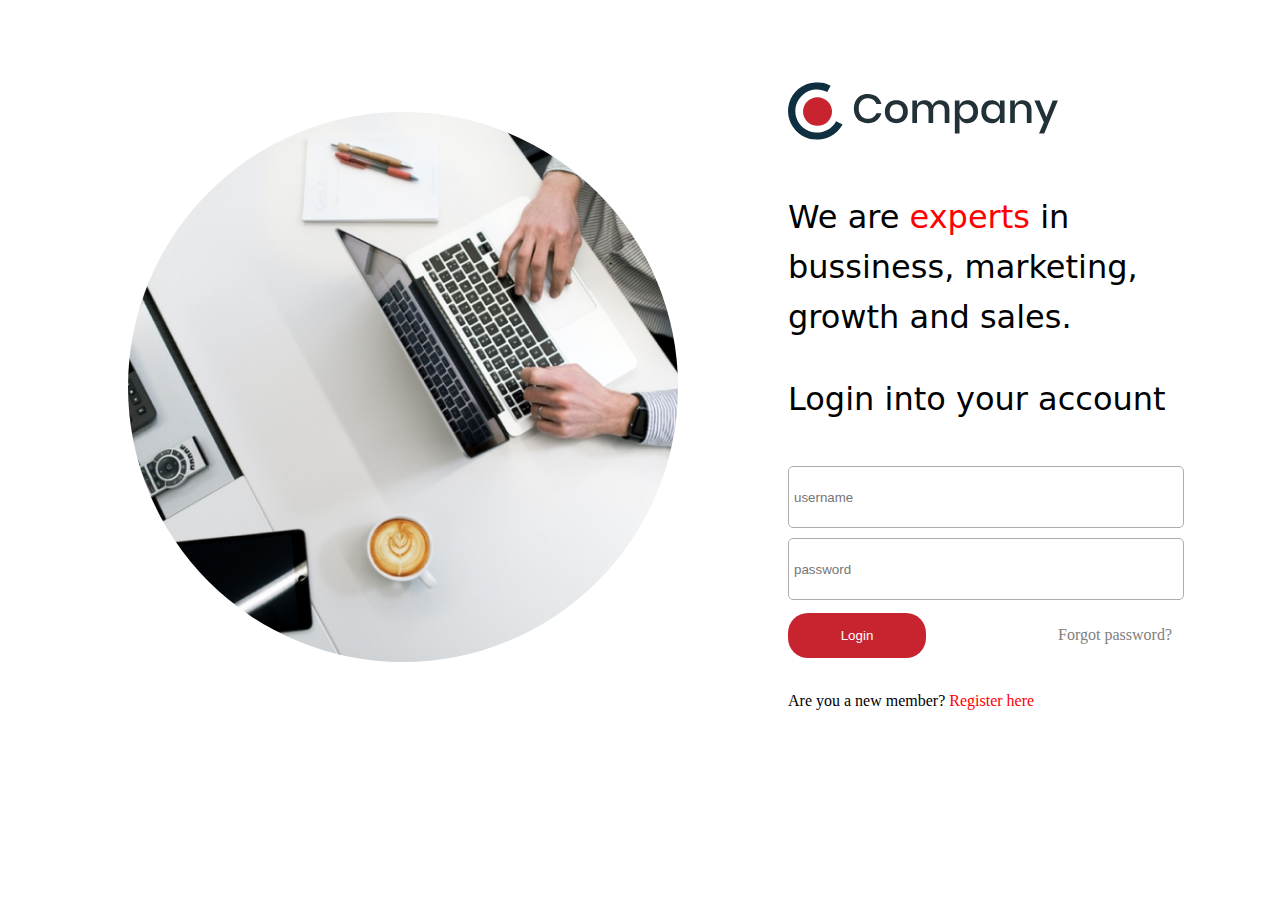
<file: index.html>
<!DOCTYPE html>
<html lang="en">

<head>
    <meta charset="UTF-8">
    <meta http-equiv="X-UA-Compatible" content="IE=edge">
    <meta name="viewport" content="width=device-width, initial-scale=1.0">
    <title>HTML Project</title>
                <!-- CSS -->
    <link rel="stylesheet" href="css/style.css">
    <link rel="stylesheet" href="css/mobile.css">
</head>

<body>
    <div class="grid-container" >

        <!-- hero part -->
    <div  class="grid-item1">
        <img src="images/hero-image.png"; style="border-radius: 50%;"/>
    </div>
    
            <!-- logo part -->
        <div class="grid-item2" >
            <img class="logo2" src="images\header-logo.svg" width="272px" height="58px">
        
            <div class="expert">
                <p class="p-expert">We are <span style="color:red">experts</span> in bussiness, marketing, growth and sales.</p>
            </div>
        
            <div >
                <p class="login">Login into your account</p> 
            </div>
        
            <div>
                <input type="text" placeholder="username" class="username"  />
            </div>
              
            <div>
                <input type="password" placeholder="password" class="password"/>
            </div>
                
            <div class="loginbutton"  >
                <div>
                        <!-- login button -->
                    <button>Login</button>
                </div>
                <a href="" style="color: gray;">Forgot password?</a>
            </div>
            <div style="margin-top: 10px;">
                <p>Are you a new member?<a href="" style="color: red;">  Register here</a></p>
            </div>
        </div>  
            
        
</body>

</html>
</file>
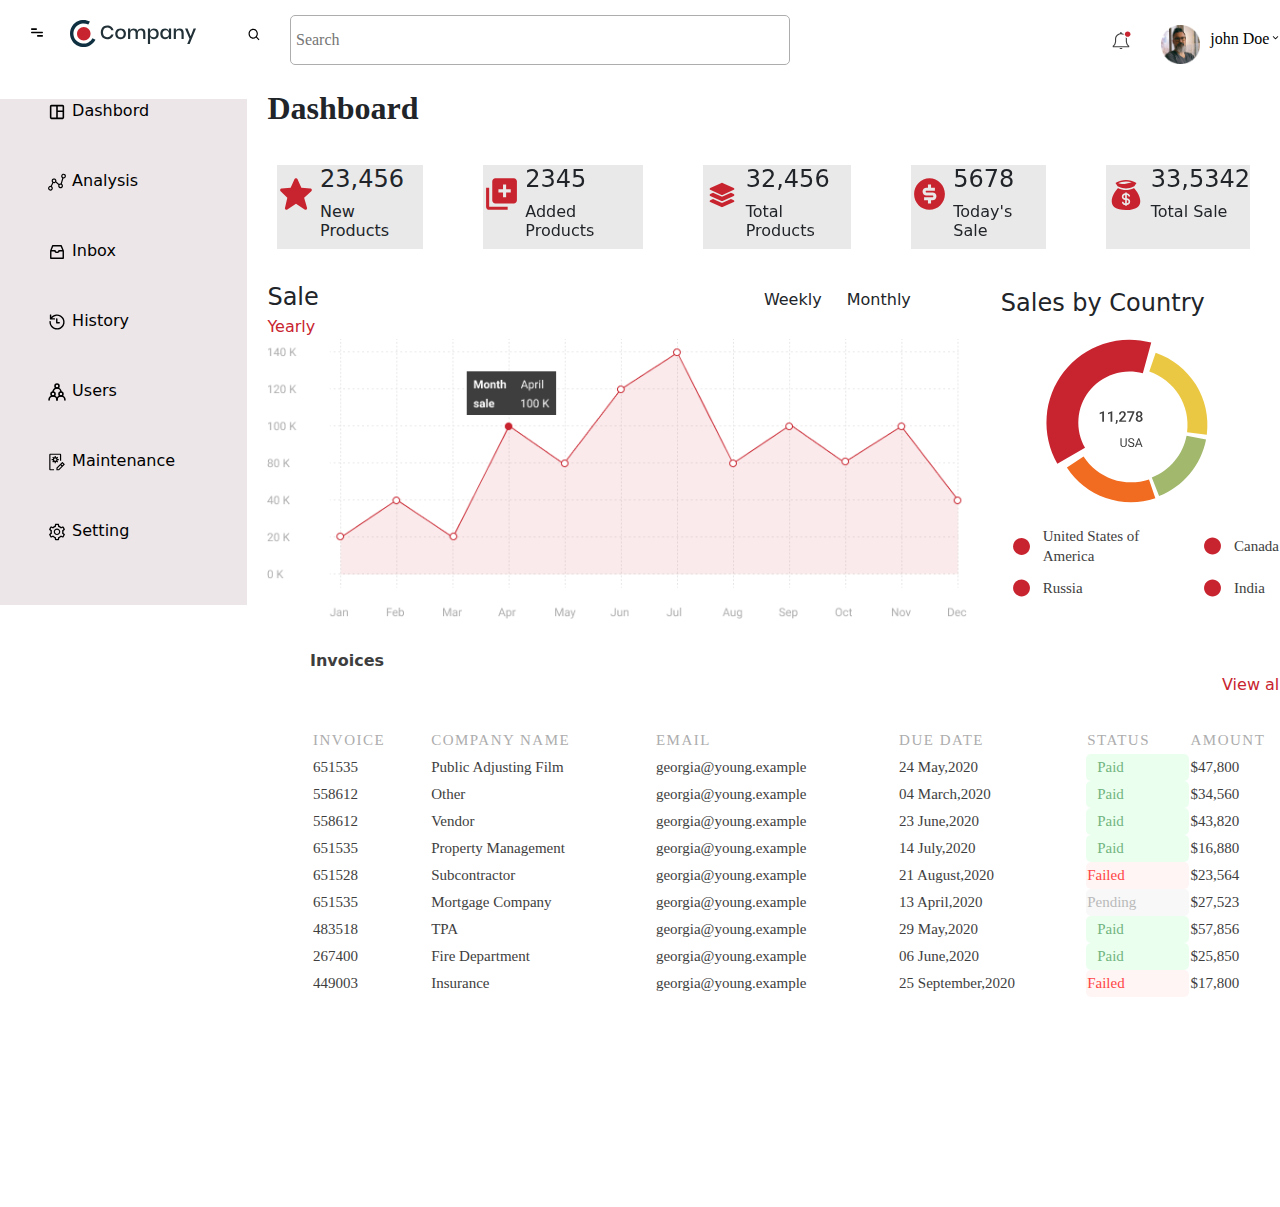
<file: dashboard.html>
<!DOCTYPE html>
<html lang="en">
  <head>
    <meta charset="UTF-8" />
    <meta http-equiv="X-UA-Compatible" content="IE=edge" />
    <meta name="viewport" content="width=device-width, initial-scale=1.0" />
    <title>Dashbord</title>
    <!-- bootstrap -->
    <link rel="stylesheet" href="css\bootstrap.min.css" />
    <!-- CSS -->
    <link rel="stylesheet" href="css\style.css" />
  </head>
  <body>
    <div class="dash-container">
      <!-- Nav bar -->
      <div class="header" style="display: flex">
        <div class="menuimg">
          <img src="images\menu-bar.svg" />
        </div>

        <div class="navlogo">
          <img src="images/header-logo.svg" />
        </div>

        <div class="searchicon">
          <img src="images/search-icon.svg" />
        </div>

        <div class="searchtxt">
          <input type="search" placeholder="Search" />
        </div>

        <div class="bell">
          <img src="images/notification-icon.svg" />
        </div>

        <div class="profileimg">
          <img src="images/profile.png" />
        </div>
        <div class="profilename">
          <p>john Doe</p>
        </div>
        <div class="downarrow">
          <img src="images/downward-arrow.svg" />
        </div>
      </div>

      <!---------------------------- Side bar ----------------------------------->
      <div class="down-dash" style="display: flex">
        <div class="sidebar" style="width: 20%">
          <ul>
            <li>
              <img src="images/dashboard-default.svg" />
              <a href="#">Dashbord</a>
            </li>
            <li>
              <img src="images/graph-default.svg" />
              <a href="#">Analysis</a>
            </li>
            <li>
              <img src="images/inbox-default.svg" />
              <a href="#">Inbox</a>
            </li>
            <li>
              <img src="images/clock-default.svg" />
              <a href="#">History</a>
            </li>
            <li>
              <img src="images/user-default.svg" />
              <a href="#">Users</a>
            </li>
            <li>
              <img src="images/maintenance-default.svg" />
              <a href="#">Maintenance</a>
            </li>
            <li>
              <img src="images/setting-default.svg" />
              <a href="#">Setting</a>
            </li>
          </ul>
        </div>

        <!-- ------------------------Dashboard----------------------->
        <div class="mini-dash">
          <h2
            style="
              padding-left: 20px;
              padding-top: 20px;
              font-family: Roboto, Medium;
              font-weight: bold;
            "
          >
            Dashboard
          </h2>

          <div class="mini-dash-raw" style="display: flex">
            <div class="mdr1" style="display: flex">
              <div class="mdr-img">
                <img src="images/star.svg" />
              </div>
              <div>
                <h4>23,456</h4>
                <h6>New Products</h6>
              </div>
            </div>

            <div class="mdr1" style="display: flex">
              <div class="mdr-img">
                <img src="images/new-product.svg" />
              </div>
              <div>
                <h4>2345</h4>
                <h6>Added Products</h6>
              </div>
            </div>

            <div class="mdr1" style="display:flex">
              <div class="mdr-img">
                <img src="images/total-product.svg" height="40px" width="40px" />
              </div>
              <div>
                <h4>32,456</h4>
                <h6>Total Products</h6>
              </div>
            </div>

            <div class="mdr1" style="display: flex">
              <div class="mdr-img">
                <img src="images/dollar-filled.svg" />
              </div>
              <div>
                <h4>5678</h4>
                <h6>Today's Sale</h6>
              </div>
            </div>

            <div class="mdr1" style="display: flex">
              <div class="mdr-img">
                <img src="images/money-bag.svg" />
              </div>
              <div>
                <h4>33,5342</h4>
                <h6>Total Sale</h6>
              </div>
            </div>
          </div>
          <!-- ---------------------------------------mdr-2------------------------------------------ -->
          <div class="mdr2" style="display: flex">
            <div class="graph1">
              <div class="graph-nav">
                <span class="sale">Sale</span>
                <span class="Weekly">Weekly</span>
                <span class="Monthly">Monthly</span>
                <span class="Yearly">Yearly</span>
              </div>
              <div class="linechart">
                <img src="images\data-graph.png" />
              </div>
            </div>
            <div class="graph2">
              <h4 class="pie-header">Sales by Country</h4>
              <img
                src="images/pie-chart.svg"
                style="margin-left: 30px"
                width="200px"
                height="200px"
              />
              <div>
                <table>
                  <tr>
                    <td><img src="images/radio-checked-icon.svg" /></td>
                    <td>United States of America</td>
                    <td>
                      <img
                        src="images/radio-checked-icon.svg"
                        height="40px"
                        width="40px"
                      />
                    </td>
                    <td>Canada</td>
                  </tr>
                  <tr>
                    <td>
                      <img
                        src="images/radio-checked-icon.svg"
                        height="40px"
                        width="40px"
                      />
                    </td>
                    <td>Russia</td>
                    <td>
                      <img
                        src="images/radio-checked-icon.svg"
                        height="40px"
                        width="40px"
                      />
                    </td>
                    <td>India</td>
                  </tr>
                </table>
              </div>
            </div>
          </div>
          <!-- --------------------------------------------------- -->
          <div class="invoices">
            <div class="invoices-top">
                <span class="sales-title">Invoices</span>
                <span class="sales-year">View all</span>
            </div>
            
            <div class="invoices-bottom">
                <table class="invoice-table">
                    <tr>
                        <th>INVOICE</th>
                        <th>COMPANY NAME</th>
                        <th>EMAIL</th>
                        <th>DUE DATE</th>
                        <th>STATUS</th>
                        <th>AMOUNT</th>
                    </tr>

                    <tr>
                        <td>651535</td>
                        <td>Public Adjusting Film</td>
                        <td>georgia@young.example</td>
                        <td>24 May,2020</td>
                        <td class="status-sucess"> <span>Paid</span></td>
                        <td>$47,800</td>
                    </tr>

                    <tr>
                        <td>558612</td>
                        <td>Other</td>
                        <td>georgia@young.example</td>
                        <td>04 March,2020</td>
                        <td class="status-sucess"> <span>Paid</span></td>
                        <td>$34,560</td>
                    </tr>

                    <tr>
                        <td>558612</td>
                        <td>Vendor</td>
                        <td>georgia@young.example</td>
                        <td>23 June,2020</td>
                        <td class="status-sucess"> <span>Paid</span></td>
                        <td>$43,820</td>
                    </tr>

                    <tr>
                        <td>651535</td>
                        <td>Property Management</td>
                        <td>georgia@young.example</td>
                        <td>14 July,2020</td>
                        <td class="status-sucess"> <span>Paid</span></td>
                        <td>$16,880</td>
                    </tr>

                    <tr>
                        <td>651528</td>
                        <td>Subcontractor</td>
                        <td>georgia@young.example</td>
                        <td>21 August,2020</td>
                        <td class="status-fail"> <span>Failed</span></td>
                        <td>$23,564</td>
                    </tr>

                    <tr>
                        <td>651535</td>
                        <td>Mortgage Company</td>
                        <td>georgia@young.example</td>
                        <td>13 April,2020</td>
                        <td class="status-pending"> <span>Pending</span></td>
                        <td>$27,523</td>
                    </tr>

                    <tr>
                        <td>483518</td>
                        <td>TPA</td>
                        <td>georgia@young.example</td>
                        <td>29 May,2020</td>
                        <td class="status-sucess"> <span>Paid</span></td>
                        <td>$57,856</td>
                    </tr>

                    <tr>
                        <td>267400</td>
                        <td>Fire Department</td>
                        <td>georgia@young.example</td>
                        <td>06 June,2020</td>
                        <td class="status-sucess"> <span>Paid</span></td>
                        <td>$25,850</td>
                    </tr>

                    <tr>
                        <td>449003</td>
                        <td>Insurance</td>
                        <td>georgia@young.example</td>
                        <td>25 September,2020</td>
                        <td class="status-fail"> <span>Failed</span></td>
                        <td>$17,800</td>
                    </tr>

                </table>
            </div>
        </div>

      </div>
    </div>
  </body>
</html>
</file>
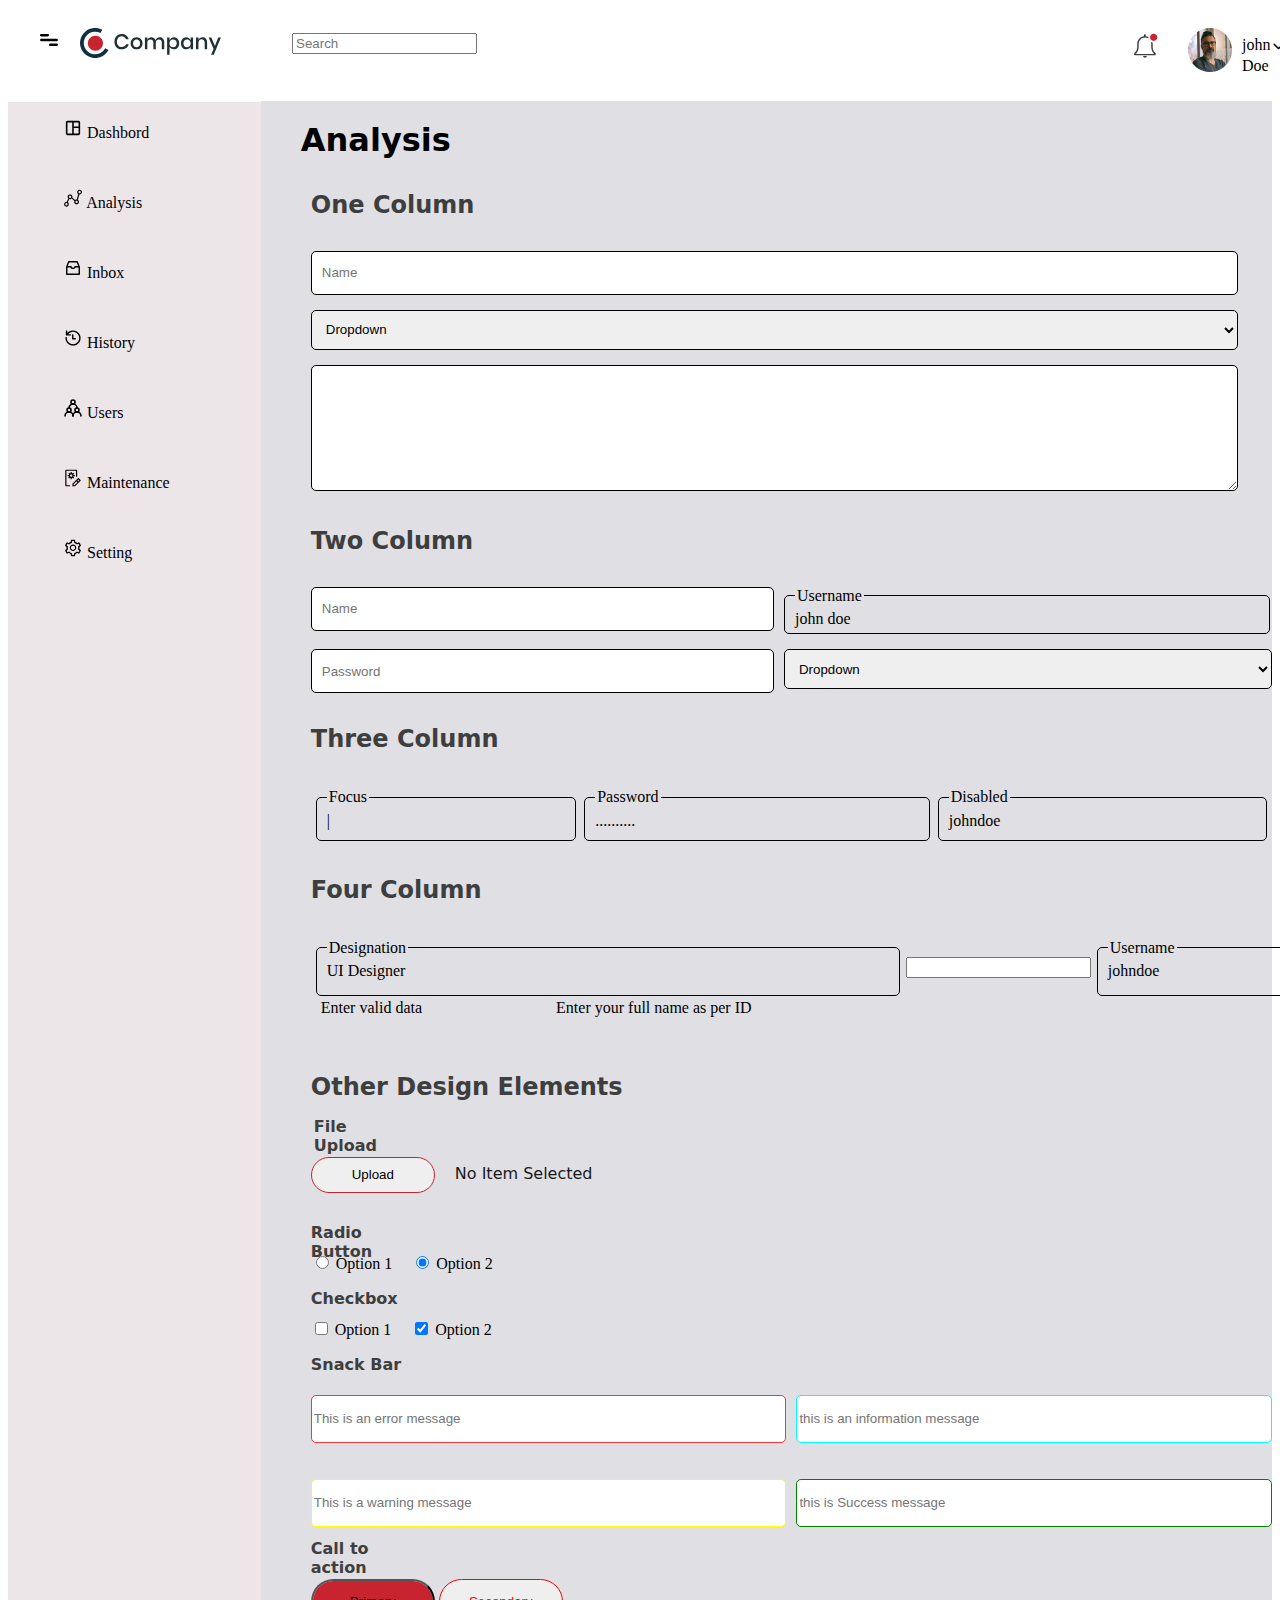
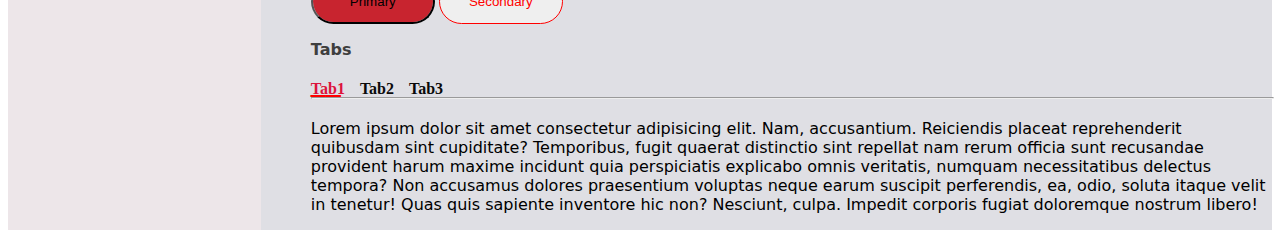
<file: innerpage.html>
<!DOCTYPE html>
<html lang="en">
  <head>
    <meta charset="UTF-8" />
    <meta http-equiv="X-UA-Compatible" content="IE=edge" />
    <meta name="viewport" content="width=device-width, initial-scale=1.0" />
    <title>Inner Page</title>
    <!-- <link rel="stylesheet" href="css\bootstrap.min.css"> -->
    <link rel="stylesheet" href="css/innerpage.css" />
  </head>
  <body>
    <div class="dash-container">
      <!-- Nav bar -->
      <div class="header" style="display: flex">
        <div class="menuimg">
          <img src="images\menu-bar.svg" />
        </div>

        <div class="navlogo">
          <img src="images/header-logo.svg" />
        </div>

        <div class="searchicon">
          <img src="images/search-icon.svg" />
        </div>

        <div class="searchtxt">
          <input type="search" placeholder="Search" />
        </div>

        <div class="bell">
          <img src="images/notification-icon.svg" />
        </div>

        <div class="profileimg">
          <img src="images/profile.png" />
        </div>
        <div class="profilename">
          <p>john Doe</p>
        </div>
        <div class="downarrow">
          <img src="images/downward-arrow.svg" />
        </div>
      </div>

      <!---------------------------- Side bar ----------------------------------->
      <div class="down-dash" style="display: flex">
        <div class="sidebar" style="width: 20%">
          <ul>
            <li>
              <img src="images/dashboard-default.svg" />
              <a href="#">Dashbord</a>
            </li>
            <li>
              <img src="images/graph-default.svg" />
              <a href="#">Analysis</a>
            </li>
            <li>
              <img src="images/inbox-default.svg" />
              <a href="#">Inbox</a>
            </li>
            <li>
              <img src="images/clock-default.svg" />
              <a href="#">History</a>
            </li>
            <li>
              <img src="images/user-default.svg" />
              <a href="#">Users</a>
            </li>
            <li>
              <img src="images/maintenance-default.svg" />
              <a href="#">Maintenance</a>
            </li>
            <li>
              <img src="images/setting-default.svg" />
              <a href="#">Setting</a>
            </li>
          </ul>
        </div>
        <div class="analysis">
          <h3 class="analysis-heading">Analysis</h3>
          <div class="one-column">
            <h4 class="one-col-heading">One Column</h4>
            <input class="name" type="text" placeholder="Name" />

            <select name="dropdown" class="dropdown1">
              <option>Dropdown</option>
            </select>

            <textarea class="textarea1" placeholder="Multiple line"> </textarea>
          </div>

          <div class="two-column">
            <h4 class="one-col-heading">Two Column</h4>
            <div clsss="col2-1" style="display: flex">
              <input class="name2" type="text" placeholder="Name" />
              <fieldset class="Username2">
                <legend>Username</legend>
                <label>john doe</label>
              </fieldset>
            </div>
            <div class="col2-1" style="display: flex">
              <input class="password" type="password" placeholder="Password" />
              <select name="dropdown" class="dropdown2">
                <option>Dropdown</option>
              </select>
            </div>
          </div>
          <div class="three-column">
            <h4 class="one-col-heading">Three Column</h4>
            <table class="table3">
              <tr class="raw3">
                <td>
                  <fieldset class="fs3">
                    <legend>Focus</legend>
                    <label>|</label>
                  </fieldset>
                </td>
                <td>
                  <fieldset class="fs3">
                    <legend>Password</legend>
                    <label>..........</label>
                  </fieldset>
                </td>
                <td>
                  <fieldset class="fs3">
                    <legend>Disabled</legend>
                    <label>johndoe</label>
                  </fieldset>
                </td>
              </tr>
            </table>
          </div>
          <div class="Four-column">
            <h4 class="one-col-heading">Four Column</h4>
            <table class="table4">
              <tr class="raw4">
                <td>
                  <fieldset class="name2">
                    <legend>Designation</legend>
                    <label>UI Designer</label>
                  </fieldset>
                </td>

                <td><input type="text" /></td>

                <td>
                  <fieldset class="name2">
                    <legend>Username</legend>
                    <label>johndoe</label>
                  </fieldset>
                </td>
                <td>
                  <select name="dropdown" class="name2">
                    <option>Select</option>
                  </select>
                </td>
              </tr>
            </table>
            <span class="sub-de4">Enter valid data</span>
            <span class="sub-name4">Enter your full name as per ID</span>
          </div>
          <!-- ------------------------------------------- -->
          <div class="ode">
            <h6 class="h65">Other Design Elements</h6>
            <p class="fileupload"><b>File Upload</b></p>
            <input type="button" value="Upload" class="upload" /><span
              class="noitem"
              >No Item Selected</span
            >

            <p class="radio"><b>Radio Button</b></p>

            <div class="radioo">
              <input type="radio" class="radio1" name="Radio1" value="Radio1" />
              <label for="Radio1">Option 1</label>
              <input
                type="radio"
                class="radio2"
                name="Radio2"
                value="Radio2"
                checked
              />
              <label for="Radio2">Option 2</label>
            </div>
            <p class="checkbox"><b>Checkbox</b></p>
            <div class="checkbox2">
              <input type="checkbox" name="option1" id="option11" />
              <label for="option11"> Option 1</label>
              <input type="checkbox" name="option2" id="option22" checked />
              <label for="option22"> Option 2</label>
            </div>
            <p class="snackbar"><b>Snack Bar</b></p>
            <div class="snackbar1">
              <input
                type="text"
                name="placeholder"
                placeholder="This is an error message"
                class="snackbar11"
                style="color: red"
              />
              <input
                type="text"
                class="snackbar12"
                name="palceholder"
                placeholder="this is an information message"
              />
            </div>
            <div class="snackbar2">
              <input
                type="text"
                name="placeholder"
                placeholder="This is a warning message"
                class="snackbar21"
              />
              <input
                type="text"
                class="snackbar22"
                name="palceholder"
                placeholder="this is Success message"
              />
            </div>

            <p class="call"><b>Call to action</b></p>
            <div class="call1">
              <button class="button11">Primary</button>
              <button class="button12">Secondary</button>
            </div>
            <p class="tab"><b>Tabs</b></p>
            <p class="maintab" style="display: flex">
              <b class="tab1" style="color: crimson">Tab1</b>
              <b class="tab2" style="color: rgb(11, 11, 11)">Tab2</b>
              <b class="tab3" style="color: rgb(10, 9, 10)">Tab3</b>
            </p>
            <p class="red">__</p>
            <hr class="horizontalline" />
          </div>

          <p class="lorem">
            Lorem ipsum dolor sit amet consectetur adipisicing elit. Nam,
            accusantium. Reiciendis placeat reprehenderit quibusdam sint
            cupiditate? Temporibus, fugit quaerat distinctio sint repellat nam
            rerum officia sunt recusandae provident harum maxime incidunt quia
            perspiciatis explicabo omnis veritatis, numquam necessitatibus
            delectus tempora? Non accusamus dolores praesentium voluptas neque
            earum suscipit perferendis, ea, odio, soluta itaque velit in
            tenetur! Quas quis sapiente inventore hic non? Nesciunt, culpa.
            Impedit corporis fugiat doloremque nostrum libero!
          </p>
        </div>
      </div>
    </div>
  </body>
</html>
</file>
<file: css/style.css>
input {
    width: 100%;
    padding: 5px;
    height: 50px;
    margin-top: 10px;
    border: 1px solid #ADADAD;
    border-radius: 5px;
}

img{
    max-width: 100%;
}

.grid-container{
  display: grid;
  grid-template-columns: auto auto ;
  gap: 90px;
  padding: 10px;
  align-items: center;
  margin-top: 72px;
  margin-bottom: 72px;
}
.grid-item1{
    width: 550px;
    height: 550px; 
    margin-top: -50px;
    margin-left : 90px; 
    border: 20px solid #FFFFFF;
    max-width: 100%;
}
.grid-item2{
    line-height: 50px;
    margin-right: 90px;
}
.p-expert{
    font-family: system-ui, -apple-system, BlinkMacSystemFont, 'Segoe UI', Roboto, Oxygen, Ubuntu, Cantarell, 'Open Sans', 'Helvetica Neue', sans-serif;
    font-size: xx-large;
}
.login{
    font-family: system-ui, -apple-system, BlinkMacSystemFont, 'Segoe UI', Roboto, Oxygen, Ubuntu, Cantarell, 'Open Sans', 'Helvetica Neue', sans-serif;
    font-size:xx-large;
}
.loginbutton{
    display: flex; justify-content: space-between; align-items:center ;margin-top: 10px;
}
.loginbutton button{
    height: 45px;width: 138px;border-radius: 20px;background: #C8242F; border: none;color: white;
}

/* dashboard css */
.menuimg{
margin-top: 20px;
margin-left: 29px;
width: 18px;
height: 12px;
}

.navlogo{
margin-top: 20px;
margin-left: 25px;
width: 142px;
height: 30px;
opacity: 1;
}

.searchicon{
margin-top: 22px;
margin-left: 50px;
width: 16px;
height: 16px;
opacity: 1;
}

.searchtxt{
position: fixed;
font-family: Roboto, Regular;
margin-top: 5px;
margin-left: 290px;
width: 500px;
height: 5px;
text-align: left;
}

.bell{
   margin-top: 28px;
    margin-left: 850px;
    width: 22px;
    height: 21px;
    opacity: 1;
}
.profileimg{
margin-top: 25px;
margin-left: 30px;
width: 44px;
height: 44px;
opacity: 1;
}

.profilename{
margin-top: 28px;
margin-left: 10px;
width: 68px;
height: 21px;
text-align: left;
font: normal normal normal 16px/21px Roboto;
letter-spacing: 0px;
color: #000000;
opacity: 1;
}
.downarrow{
margin-top: 25px;
left: 1507px;
width: 10px;
height: 6px;
opacity: 1;
}

/* --------------------sidebar------------------------------*/
.sidebar{
    margin-top: 30px;
    background-color: #ede6e9;
}
.sidebar li{
    margin-left: 15px;
    display: block;
    width: 200px;
    height: 70px;
}
  li>img{
    height: 20px;
    width: 20px;
    
    list-style-type: none;
    
}
a{
    text-decoration:none;
    color: #000000;
}
ul{
    
    list-style-type: none;
}

.sidebar a:hover:not(.active) {
    color: rgb(225, 14, 14);
}
.sidebar img:hover:not(.active) {
    color: rgb(225, 14, 14);
}

/* mini dashboard........................................................................... */
.mdr1{
position:relative;
 margin: 30px;
 background-color: rgb(234, 233, 233);
}
.mdr-img{
    margin-top: 10px;
    margin-right: 5px;
    width: 40px;
    height: 40px;
}
.sale{
font-weight:500;
text-align: left;
margin-left: 20px;
font-size: x-large;
font: normal normal medium 22px/29px Roboto;
}

.Weekly{
    margin-left: 440px;
}
.Monthly{
    margin-left: 20px;
}
.Yearly{
    margin-left: 20px;
    color: #C8242F;
}
.graph1{
    height: 70px;
}
.linechart{
    margin-left: 20px;
    height: 70px;
    width: 700px;
}
.graph2{
    height: 60px;
margin-left: 30px;
}
.pie-header{
    margin-top: 10px;
}
/* table..................................................... */
.invoices{
    position: absolute;
    margin-top: 300px;
    left: 292px;
    width: 1000px;
    height: 558px;
    background: #FFFFFF 0% 0% no-repeat padding-box;
    border-radius: 5px;
    opacity: 1;
}
.invoices-top{
    justify-content: space-between;
}
.sales-title{
    font-weight: 700;
top: 781px;
margin-left: 18px;
width: 82px;
height: 29px;
text-align: left;
font: normal normal medium 22px/29px Roboto;
color: #3E3E3E;
}
.sales-year{
    margin-left: 930px;
    color: #C8242F;
}

.invoice-table{
    margin-top: 30px;
    margin-left: 20px;
    width:100%;
}
table tr{
    height:27px;
}

table th{
    text-align: left;
    font: normal normal normal 15px/20px Roboto;
    letter-spacing: 1.5px;
    color: #ADADAD;
    opacity: 1;
}

table td{
    margin-left: 10px;
    text-align: left;
    font: normal normal normal 15px/20px Roboto;
    letter-spacing: 0px;
    color: #3E3E3E;
    opacity: 1;
}

.status-sucess{
    text-align: left;
    color: #72b57f;
    background: #EBFFEF 0% 0% no-repeat padding-box;
    border-radius: 5px;
    font: normal normal normal 15px/20px Roboto;
    letter-spacing: 0px;
    opacity: 1;
}
.status-fail{
   
    text-align: left;
    color: #FF4545;
    background: #FFF5F5 0% 0% no-repeat padding-box;
    border-radius: 5px;
    font: normal normal normal 15px/20px Roboto;
    letter-spacing: 0px;
    opacity: 1;
}
.status-pending{
    text-align: left;
    color:#BABABA;
    background: #F8F8F8  0% 0% no-repeat padding-box;
    border-radius: 5px;
    font: normal normal normal 15px/20px Roboto;
    letter-spacing: 0px;
    opacity: 1;
}
.status-sucess span{
    margin-left: 10px;
    margin-right: 10px;
    margin-top: 2.13px;
    margin-bottom: 3.87px;
     opacity: 1;
}
</file>
<file: css/mobile.css>
@media screen and (max-width: 800px) {
    .grid-container{
        /* position:absolute; */
       
        display: flex;
        flex-direction: column;
        justify-content: center;
    }
    .grid-item1{
        justify-content: center;
        margin-top: -50px;
        margin-right: 90px;
        display: flex;
        width: 200px;
        height: 200px;
        
    }
    .grid-item2{
        display: flex;
        flex-direction: column;
        line-height: 20px;
        margin-right: 30px;
    }
    .logo2{
        display: flex;
        margin-top: -80px;
        margin-left: -20px;
        width: 180px;
        height: 30px;
    }
    .expert{
        width: 250px;
    }
    .p-expert{
      
       font-size:larger; 
    }
    .login{
        margin-top: -5px;
        font-size: large;
        font-weight: 500;
        width: 260px;
        height: 10px;
        display: flex;
        
    }
    .username{
        height: 20px;
        width: 250px;
    }
    .password{
        height: 20px;
        width: 250px;
    }
   
    
    .loginbutton button{
        height: 25px;
        width: 90px;
        border-radius: 20px;background: #C8242F; 
        border: none;color: white;
    }
    
  }
</file>
<file: css/innerpage.css>
/* dashboard css */
.menuimg{
    margin-top: 20px;
    margin-left: 29px;
    width: 18px;
    height: 12px;
    }
    
    .navlogo{
    margin-top: 20px;
    margin-left: 25px;
    width: 142px;
    height: 30px;
    opacity: 1;
    }
    
    .searchicon{
    margin-top: 27px;
    margin-left: 50px;
    width: 20px;
    height: 20px;
    opacity: 1;
    }
    
    .searchtxt{
    font-family: Roboto, Regular;
    margin-top: 25px;
    margin-left: 20px;
    width: 50px;
    height: 5px;
    text-align: left;
    }
    
    .bell{
       margin-top: 25px;
        margin-left: 790px;
        width: 21px;
        height: 21px;
        opacity: 1;
    }
    .profileimg{
    margin-top: 20px;
    margin-left: 35px;
    width: 44px;
    height: 44px;
    opacity: 1;
    }
    
    .profilename{
    margin-top: 10px;
    margin-left: 10px;
    width: 68px;
    height: 21px;
    text-align: left;
    font: normal normal normal 16px/21px Roboto;
    letter-spacing: 0px;
    color: #000000;
    opacity: 1;
    }
    .downarrow{
    margin-top: 28px;
    left: 1507px;
    width: 10px;
    height: 6px;
    opacity: 1;
    }
    
    /* --------------------sidebar------------------------------*/
    .sidebar{
        margin-top: 30px;
        background-color: #ede6e9;
    }
    .sidebar li{
        margin-left: 15px;
        display: block;
        width: 200px;
        height: 70px;
    }
      li>img{
        height: 20px;
        width: 20px;
        
        list-style-type: none;
        
    }
    a{
        text-decoration:none;
        color: #000000;
    }
    ul{
        
        list-style-type: none;
    }
    
    .sidebar a:hover:not(.active) {
        color: rgb(225, 14, 14);
    }
    .sidebar img:hover:not(.active) {
        color: rgb(225, 14, 14);
    }

    /* ..................Analysis................................................ */
.analysis{
margin-top: 29px;
background-color: rgb(223, 223, 228);
height: 100%;
width: 80%;
}
.analysis-heading{
margin-top: 20px;
font-size:xx-large;
font-weight: 700;
margin-left: 40px;
font-family: system-ui, -apple-system, BlinkMacSystemFont, 'Segoe UI', Roboto, Oxygen, Ubuntu, Cantarell, 'Open Sans', 'Helvetica Neue', sans-serif;
color: #000000;
opacity: 1;
}
.one-column{
    margin-left: 50px;
}
.one-col-heading{
top: 205px;
font-size: x-large;
font-weight: 700;
font-family: system-ui, -apple-system, BlinkMacSystemFont, 'Segoe UI', Roboto, Oxygen, Ubuntu, Cantarell, 'Open Sans', 'Helvetica Neue', sans-serif;
color: #3E3E3E;
opacity: 1;
}
.name{
    width: 95%;
    height: 40px;
    border: 1px;
    border-radius: 5px;
    padding-left: 10px;
    border-style: solid;
}
.dropdown1{
    margin-top: 15px;
    width: 96.5%;
    height: 40px;
    border: 1px;
    border-radius: 5px;
    border-style: solid;  
    padding-left: 10px;
}
.textarea1{
    font-family: system-ui, -apple-system, BlinkMacSystemFont, 'Segoe UI', Roboto, Oxygen, Ubuntu, Cantarell, 'Open Sans', 'Helvetica Neue', sans-serif;
    margin-top: 15px ;
    height: 120px;
    width: 95%;
    border: 1px;
    border-radius: 5px;
    border-style: solid;  
    padding-left: 10px;
}
.two-column{
    margin-left: 50px;
    justify-content: left;
}

.name2{
    width: 35em;
    height: 40px;
    border: 1px;
    border-radius: 5px;
    padding-left: 10px;
    border-style: solid;
}
.Username2{
   
    margin-left: 10px;
    margin-bottom: 15px;
    width: 30em;
    height: 30px;
    top:600px;
    border: 1px;
    border-radius: 5px;
    padding-left: 10px;
    border-style: solid;
}
.password{
    width: 35em;
    height: 40px;
    border: 1px;
    border-radius: 5px;
    padding-left: 10px;
    border-style: solid;
}
.dropdown2{
  
    margin-left: 10px;
    width: 38em;
    height: 40px;
    border: 1px;
    border-radius: 5px;
    padding-left: 10px;
    border-style: solid;
}

.three-column{
    margin-left: 50px;
}
.table3{
    width: 100%;
}
.fs3{
    border: 1px;
    border-radius: 5px;
    padding-left: 10px;
    border-style: solid; 
}
.Four-column{
    margin-left: 50px;  
}
.table4{
    width: 10%;
}
.sub-de4{
margin-left: 10px;
margin-top: 200px;

}
.sub-name4{
    margin-left: 130px;
    margin-top: 200px;
}
/* .................................................................. */
.ode{
    margin-left: 50px;
}
.h65{
    
    font-size: x-large;
    font-weight: 700;
    font-family: system-ui, -apple-system, BlinkMacSystemFont, 'Segoe UI', Roboto, Oxygen, Ubuntu, Cantarell, 'Open Sans', 'Helvetica Neue', sans-serif;
    color: #3E3E3E;
    opacity: 1;
}
.fileupload{
margin-top: -40px;
margin-left: 3px;
width: 90px;
height: 24px;
font-family: system-ui, -apple-system, BlinkMacSystemFont, 'Segoe UI', Roboto, Oxygen, Ubuntu, Cantarell, 'Open Sans', 'Helvetica Neue', sans-serif;
letter-spacing: 0px;
color: #3E3E3E;
opacity: 1;
}
.upload{
border-radius: 50%; 
width: 124px;
height: 36px;
border: 1px solid #C8242F;
border-radius: 18px;
opacity: 1;
}
.noitem{  
margin-left: 20px;      
width: 91px;
height: 16px;
text-align: left;
font-family: system-ui, -apple-system, BlinkMacSystemFont, 'Segoe UI', Roboto, Oxygen, Ubuntu, Cantarell, 'Open Sans', 'Helvetica Neue', sans-serif;
letter-spacing: 0px;
color: #1b1919;
opacity: 1;
}

.radio{
margin-top: 30px;
width: 104px;
height: 24px;
text-align: left;
font-family: system-ui, -apple-system, BlinkMacSystemFont, 'Segoe UI', Roboto, Oxygen, Ubuntu, Cantarell, 'Open Sans', 'Helvetica Neue', sans-serif;
color: #3E3E3E;

}
.radioo{    
margin-top: -10px;   
}

.radio1{
margin-top: -50px;
}
.radio2{
    margin-left: 20px;
    color: #FF3535;
}

.checkbox{
width: 104px;
height: 24px;
text-align: left;
font-family: system-ui, -apple-system, BlinkMacSystemFont, 'Segoe UI', Roboto, Oxygen, Ubuntu, Cantarell, 'Open Sans', 'Helvetica Neue', sans-serif;
letter-spacing: 0px;
color: #3E3E3E;
opacity: 1;
}

.checkbox2{
    margin-top: -10px;

}
#option22{
    margin-left: 20px;
}
.snackbar{
width: 104px;
height: 24px;
text-align: left;
font-family: system-ui, -apple-system, BlinkMacSystemFont, 'Segoe UI', Roboto, Oxygen, Ubuntu, Cantarell, 'Open Sans', 'Helvetica Neue', sans-serif;
letter-spacing: 0px;
color: #3E3E3E;
opacity: 1;
}
.snackbar1{        
display: flex;
height: 44px;
border-radius: 5px;
opacity: 1;
}
.snackbar11{
  width: 500px;
  height: 44px;
  color: red;
  border: 1px solid #FF3535;
  border-radius: 5px;
  opacity: 1;
  }
/* .snackbar11 >input>::placeholder{
    color: red;
 }  */
.snackbar12{
width: 500px;
height: 44px;
margin-left: 10px;
border: 1px solid aqua;
border-radius: 5px;
opacity: 1;
}

.snackbar2{ 
    margin-top: 40px;   
    display: flex;
    height: 44px;
    border-radius: 5px;
    opacity: 1;
}
.snackbar21{
width: 500px;
height: 44px;
border: 1px solid yellow;
border-radius: 5px;
opacity: 1;
}
.snackbar22{
width: 500px;
height: 44px;
margin-left: 10px;
border: 1px solid green;
border-radius: 5px;
opacity: 1;
}
.call{
width: 104px;
height: 24px;
text-align: left;
font-family: system-ui, -apple-system, BlinkMacSystemFont, 'Segoe UI', Roboto, Oxygen, Ubuntu, Cantarell, 'Open Sans', 'Helvetica Neue', sans-serif;
letter-spacing: 0px;
color: #3E3E3E;
opacity: 1;
}
.button11{
   border-radius: 50%; 
  top: 1520px;
  left: 32px;
  width: 124px;
height: 45px;
background: #C8242F 0% 0% no-repeat padding-box;
border-radius: 23px;
opacity: 1;

}
.button12{
   border-radius: 50%; 
  top: 1520px;
  left: 170px;
  width: 124px;
height: 45px;
color: red;
border: 1px solid red;
border-radius: 23px;
opacity: 1;

}
.tab{
width: 39px;
height: 24px;
text-align: left;
font-family: system-ui, -apple-system, BlinkMacSystemFont, 'Segoe UI', Roboto, Oxygen, Ubuntu, Cantarell, 'Open Sans', 'Helvetica Neue', sans-serif;
letter-spacing: 0px;
color: #3E3E3E;
opacity: 1;
}

.maintab{
width: 37px;
height: 20px;
text-align: left;
font: normal normal medium 15px/20px Roboto;
letter-spacing: 0px;
 color: #C8242F; 
opacity: 1;
}

.horizontalline{
  margin-top: -33px; 
  width: 100%;
   color: #000000; 
}
.red{

  margin-top: -50px;
  color: red;
  font-weight: 600;
  font-size: 30px;
}
.tab1{

}
.tab2{
    margin-left: 15px;
}
.tab3{
    margin-left: 15px;
}
.lorem{
margin-left: 50px;
 margin-top: 20px;
 font-family: system-ui, -apple-system, BlinkMacSystemFont, 'Segoe UI', Roboto, Oxygen, Ubuntu, Cantarell, 'Open Sans', 'Helvetica Neue', sans-serif;
    
}
</file>
